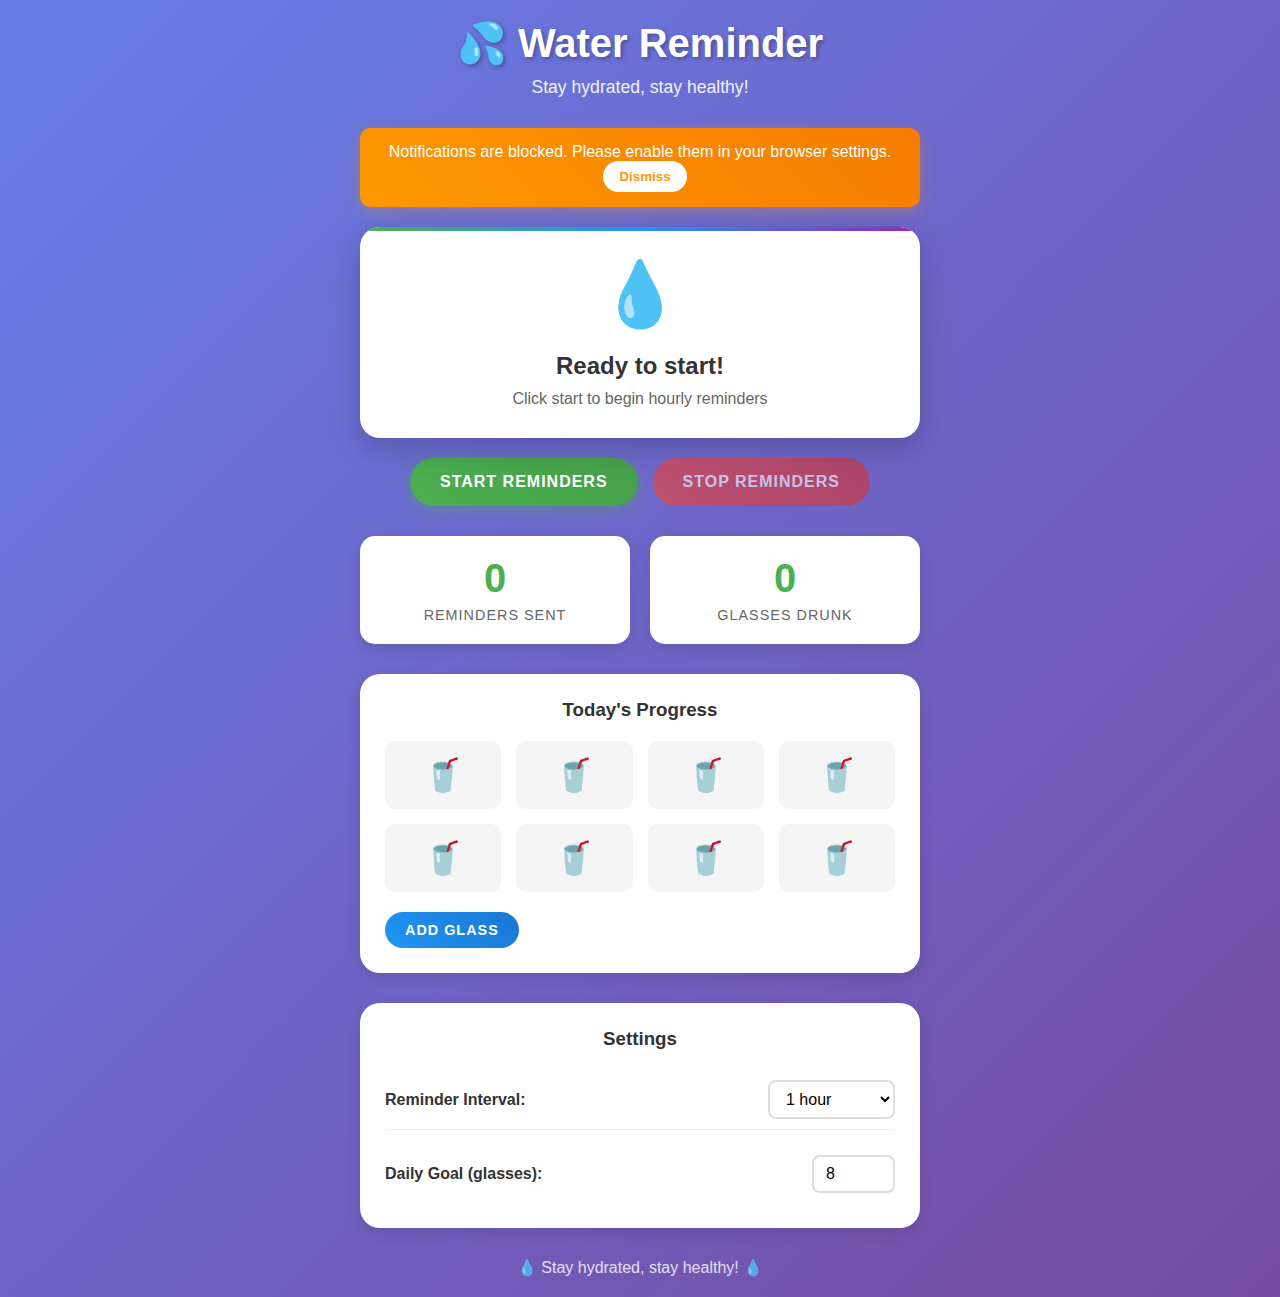
<file: index.html>
<!DOCTYPE html>
<html lang="en">
<head>
    <meta charset="UTF-8">
    <meta name="viewport" content="width=device-width, initial-scale=1.0">
    <title>Water Reminder 💦</title>
    <meta name="description" content="Stay hydrated with hourly water reminders">
    <meta name="theme-color" content="#4CAF50">
    <link rel="manifest" href="manifest.json">
    <link rel="icon" type="image/png" href="icon-192x192.png">
    <link rel="apple-touch-icon" href="icon-192x192.png">
    <link rel="stylesheet" href="styles.css">
</head>
<body>
    <div class="container">
        <header>
            <h1>💦 Water Reminder</h1>
            <p>Stay hydrated, stay healthy!</p>
        </header>

        <main>
            <div class="status-card">
                <div class="water-drop">💧</div>
                <h2 id="status">Ready to start!</h2>
                <p id="next-reminder">Click start to begin hourly reminders</p>
            </div>

            <div class="controls">
                <button id="startBtn" class="btn btn-primary">Start Reminders</button>
                <button id="stopBtn" class="btn btn-secondary" disabled>Stop Reminders</button>
            </div>

            <div class="stats">
                <div class="stat-item">
                    <span class="stat-number" id="remindersSent">0</span>
                    <span class="stat-label">Reminders Sent</span>
                </div>
                <div class="stat-item">
                    <span class="stat-number" id="glassesDrunk">0</span>
                    <span class="stat-label">Glasses Drunk</span>
                </div>
            </div>

            <div class="water-tracker">
                <h3>Today's Progress</h3>
                <div class="glasses-container">
                    <div class="glass" data-filled="false">🥤</div>
                    <div class="glass" data-filled="false">🥤</div>
                    <div class="glass" data-filled="false">🥤</div>
                    <div class="glass" data-filled="false">🥤</div>
                    <div class="glass" data-filled="false">🥤</div>
                    <div class="glass" data-filled="false">🥤</div>
                    <div class="glass" data-filled="false">🥤</div>
                    <div class="glass" data-filled="false">🥤</div>
                </div>
                <button id="addGlassBtn" class="btn btn-small">Add Glass</button>
            </div>

            <div class="settings">
                <h3>Settings</h3>
                <div class="setting-item">
                    <label for="reminderInterval">Reminder Interval:</label>
                    <select id="reminderInterval">
                        <option value="30">30 minutes</option>
                        <option value="60" selected>1 hour</option>
                        <option value="90">1.5 hours</option>
                        <option value="120">2 hours</option>
                    </select>
                </div>
                <div class="setting-item">
                    <label for="dailyGoal">Daily Goal (glasses):</label>
                    <input type="number" id="dailyGoal" value="8" min="1" max="20">
                </div>
            </div>
        </main>

        <footer>
            <p>💧 Stay hydrated, stay healthy! 💧</p>
        </footer>
    </div>

    <script src="script.js"></script>
</body>
</html>
</file>
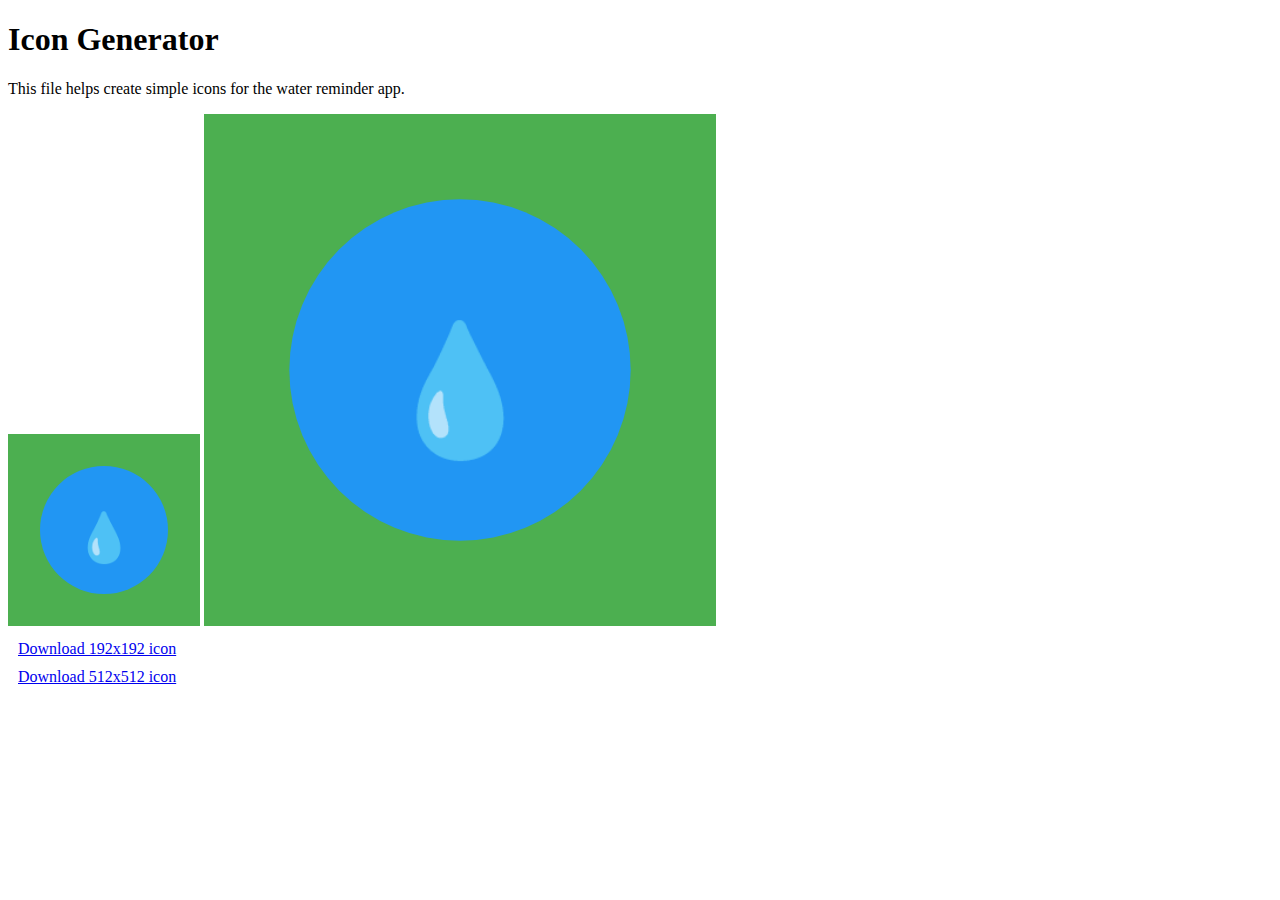
<file: create-icons.html>
<!DOCTYPE html>
<html>
<head>
    <title>Create Icons</title>
</head>
<body>
    <h1>Icon Generator</h1>
    <p>This file helps create simple icons for the water reminder app.</p>
    
    <canvas id="icon192" width="192" height="192"></canvas>
    <canvas id="icon512" width="512" height="512"></canvas>
    
    <script>
        function createIcon(canvasId, size) {
            const canvas = document.getElementById(canvasId);
            const ctx = canvas.getContext('2d');
            
            // Background
            ctx.fillStyle = '#4CAF50';
            ctx.fillRect(0, 0, size, size);
            
            // Water drop
            ctx.fillStyle = '#2196F3';
            ctx.beginPath();
            ctx.arc(size/2, size/2, size/3, 0, 2 * Math.PI);
            ctx.fill();
            
            // Text
            ctx.fillStyle = 'white';
            ctx.font = `bold ${size/4}px Arial`;
            ctx.textAlign = 'center';
            ctx.fillText('💧', size/2, size/2 + size/8);
            
            // Download link
            const link = document.createElement('a');
            link.download = `icon-${size}x${size}.png`;
            link.href = canvas.toDataURL();
            link.textContent = `Download ${size}x${size} icon`;
            link.style.display = 'block';
            link.style.margin = '10px';
            document.body.appendChild(link);
        }
        
        createIcon('icon192', 192);
        createIcon('icon512', 512);
    </script>
</body>
</html>
</file>
<file: styles.css>
* {
    margin: 0;
    padding: 0;
    box-sizing: border-box;
}

body {
    font-family: 'Segoe UI', Tahoma, Geneva, Verdana, sans-serif;
    background: linear-gradient(135deg, #667eea 0%, #764ba2 100%);
    min-height: 100vh;
    color: #333;
}

.container {
    max-width: 600px;
    margin: 0 auto;
    padding: 20px;
}

header {
    text-align: center;
    margin-bottom: 30px;
    color: white;
}

header h1 {
    font-size: 2.5rem;
    margin-bottom: 10px;
    text-shadow: 2px 2px 4px rgba(0,0,0,0.3);
}

header p {
    font-size: 1.1rem;
    opacity: 0.9;
}

.status-card {
    background: white;
    border-radius: 20px;
    padding: 30px;
    text-align: center;
    margin-bottom: 20px;
    box-shadow: 0 10px 30px rgba(0,0,0,0.2);
    position: relative;
    overflow: hidden;
}

.status-card::before {
    content: '';
    position: absolute;
    top: 0;
    left: 0;
    right: 0;
    height: 4px;
    background: linear-gradient(90deg, #4CAF50, #2196F3, #9C27B0);
}

.water-drop {
    font-size: 4rem;
    margin-bottom: 20px;
    animation: bounce 2s infinite;
}

@keyframes bounce {
    0%, 20%, 50%, 80%, 100% {
        transform: translateY(0);
    }
    40% {
        transform: translateY(-10px);
    }
    60% {
        transform: translateY(-5px);
    }
}

.status-card h2 {
    font-size: 1.5rem;
    margin-bottom: 10px;
    color: #333;
}

.status-card p {
    color: #666;
    font-size: 1rem;
}

.controls {
    display: flex;
    gap: 15px;
    margin-bottom: 30px;
    justify-content: center;
}

.btn {
    padding: 15px 30px;
    border: none;
    border-radius: 50px;
    font-size: 1rem;
    font-weight: 600;
    cursor: pointer;
    transition: all 0.3s ease;
    text-transform: uppercase;
    letter-spacing: 1px;
}

.btn-primary {
    background: linear-gradient(45deg, #4CAF50, #45a049);
    color: white;
    box-shadow: 0 4px 15px rgba(76, 175, 80, 0.4);
}

.btn-primary:hover {
    transform: translateY(-2px);
    box-shadow: 0 6px 20px rgba(76, 175, 80, 0.6);
}

.btn-secondary {
    background: linear-gradient(45deg, #f44336, #d32f2f);
    color: white;
    box-shadow: 0 4px 15px rgba(244, 67, 54, 0.4);
}

.btn-secondary:hover {
    transform: translateY(-2px);
    box-shadow: 0 6px 20px rgba(244, 67, 54, 0.6);
}

.btn:disabled {
    opacity: 0.6;
    cursor: not-allowed;
    transform: none !important;
    box-shadow: none !important;
}

.btn-small {
    padding: 10px 20px;
    font-size: 0.9rem;
    background: linear-gradient(45deg, #2196F3, #1976D2);
    color: white;
}

.stats {
    display: grid;
    grid-template-columns: 1fr 1fr;
    gap: 20px;
    margin-bottom: 30px;
}

.stat-item {
    background: white;
    border-radius: 15px;
    padding: 20px;
    text-align: center;
    box-shadow: 0 5px 15px rgba(0,0,0,0.1);
}

.stat-number {
    display: block;
    font-size: 2.5rem;
    font-weight: bold;
    color: #4CAF50;
    margin-bottom: 5px;
}

.stat-label {
    color: #666;
    font-size: 0.9rem;
    text-transform: uppercase;
    letter-spacing: 1px;
}

.water-tracker {
    background: white;
    border-radius: 20px;
    padding: 25px;
    margin-bottom: 30px;
    box-shadow: 0 5px 15px rgba(0,0,0,0.1);
}

.water-tracker h3 {
    text-align: center;
    margin-bottom: 20px;
    color: #333;
}

.glasses-container {
    display: grid;
    grid-template-columns: repeat(4, 1fr);
    gap: 15px;
    margin-bottom: 20px;
}

.glass {
    font-size: 2rem;
    text-align: center;
    padding: 15px;
    border-radius: 10px;
    background: #f5f5f5;
    transition: all 0.3s ease;
    cursor: pointer;
}

.glass[data-filled="true"] {
    background: linear-gradient(45deg, #4CAF50, #45a049);
    color: white;
    transform: scale(1.1);
    box-shadow: 0 4px 15px rgba(76, 175, 80, 0.4);
}

.glass:hover {
    transform: scale(1.05);
}

.settings {
    background: white;
    border-radius: 20px;
    padding: 25px;
    margin-bottom: 30px;
    box-shadow: 0 5px 15px rgba(0,0,0,0.1);
}

.settings h3 {
    text-align: center;
    margin-bottom: 20px;
    color: #333;
}

.setting-item {
    display: flex;
    justify-content: space-between;
    align-items: center;
    margin-bottom: 15px;
    padding: 10px 0;
    border-bottom: 1px solid #eee;
}

.setting-item:last-child {
    border-bottom: none;
    margin-bottom: 0;
}

.setting-item label {
    font-weight: 600;
    color: #333;
}

.setting-item select,
.setting-item input {
    padding: 8px 12px;
    border: 2px solid #ddd;
    border-radius: 8px;
    font-size: 1rem;
    background: white;
    transition: border-color 0.3s ease;
}

.setting-item select:focus,
.setting-item input:focus {
    outline: none;
    border-color: #4CAF50;
}

footer {
    text-align: center;
    color: white;
    opacity: 0.8;
    margin-top: 30px;
}

/* Mobile responsiveness */
@media (max-width: 480px) {
    .container {
        padding: 15px;
    }
    
    header h1 {
        font-size: 2rem;
    }
    
    .controls {
        flex-direction: column;
    }
    
    .stats {
        grid-template-columns: 1fr;
    }
    
    .glasses-container {
        grid-template-columns: repeat(4, 1fr);
        gap: 10px;
    }
    
    .glass {
        font-size: 1.5rem;
        padding: 10px;
    }
    
    .setting-item {
        flex-direction: column;
        align-items: flex-start;
        gap: 10px;
    }
}

/* Notification permission styles */
.permission-banner {
    background: linear-gradient(45deg, #FF9800, #F57C00);
    color: white;
    padding: 15px;
    border-radius: 10px;
    margin-bottom: 20px;
    text-align: center;
    box-shadow: 0 4px 15px rgba(255, 152, 0, 0.3);
}

.permission-banner button {
    background: white;
    color: #FF9800;
    border: none;
    padding: 8px 16px;
    border-radius: 20px;
    margin-left: 10px;
    cursor: pointer;
    font-weight: 600;
}
</file>
